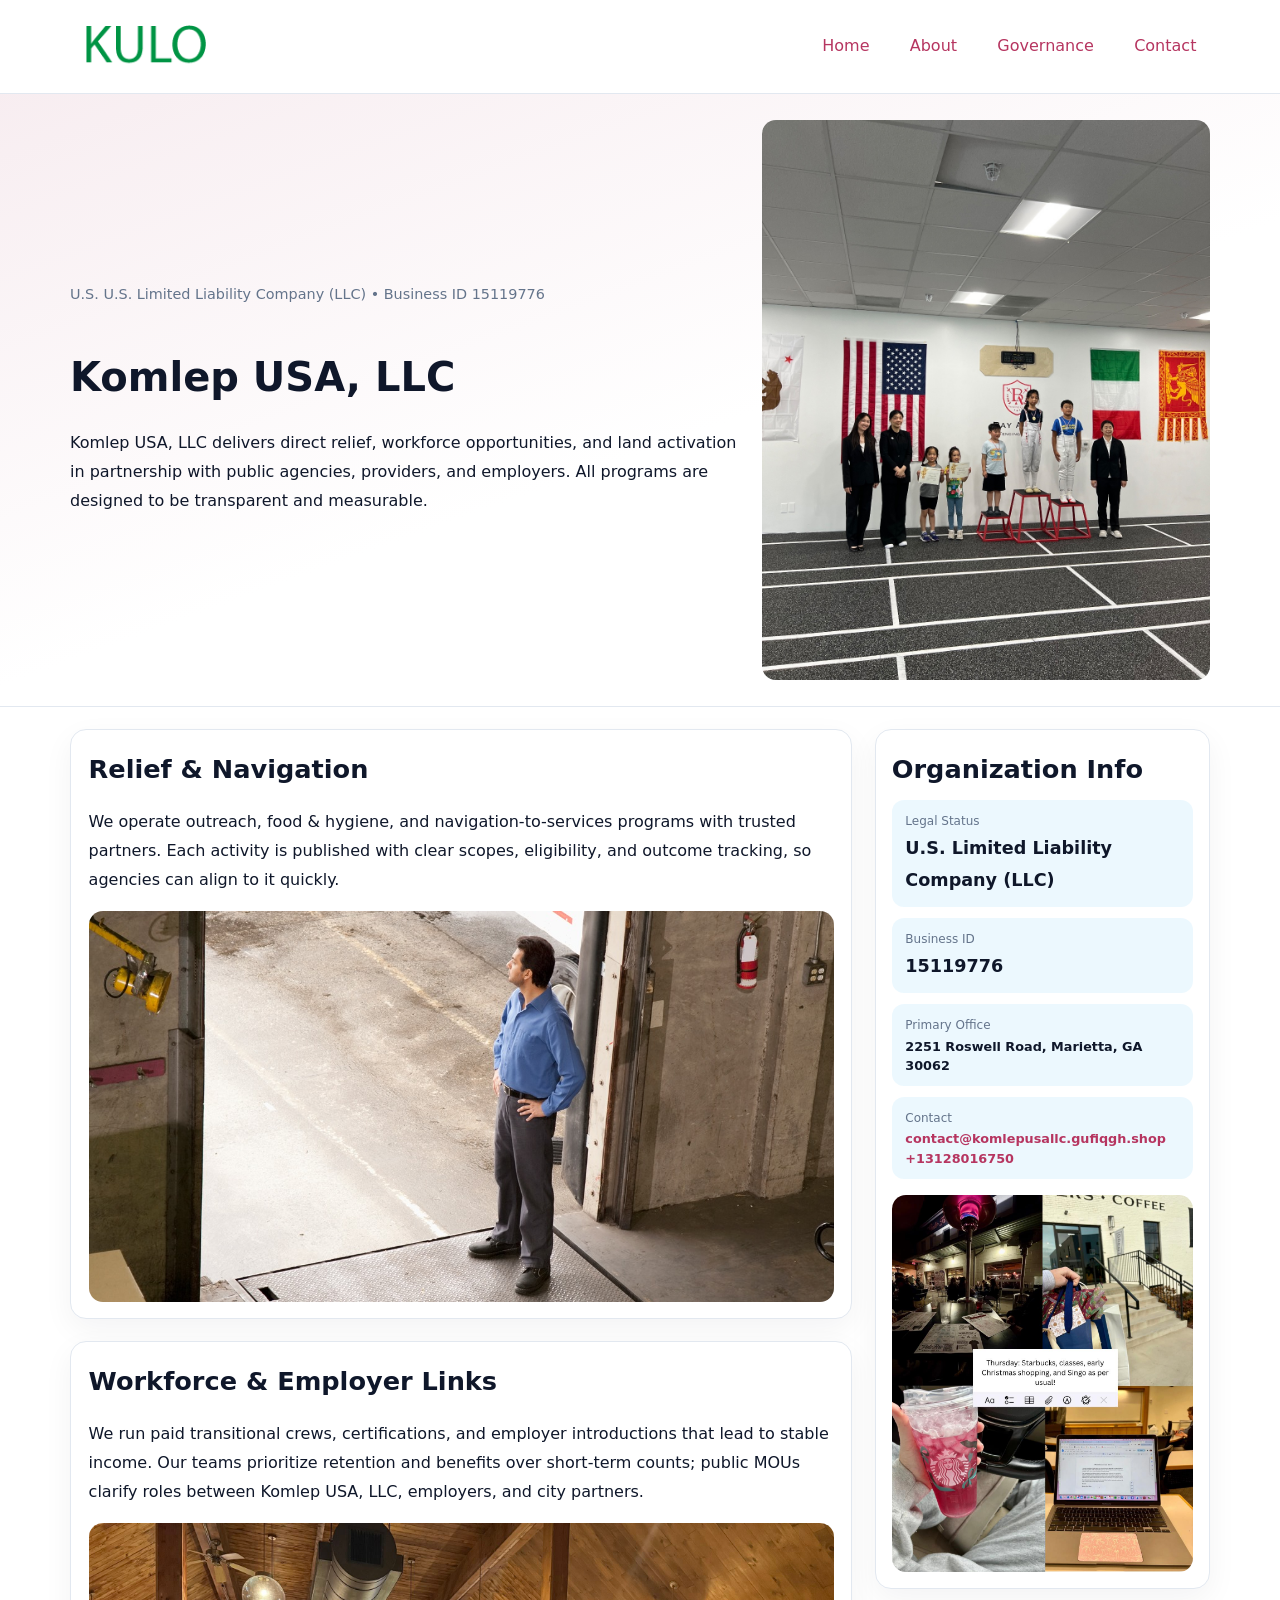
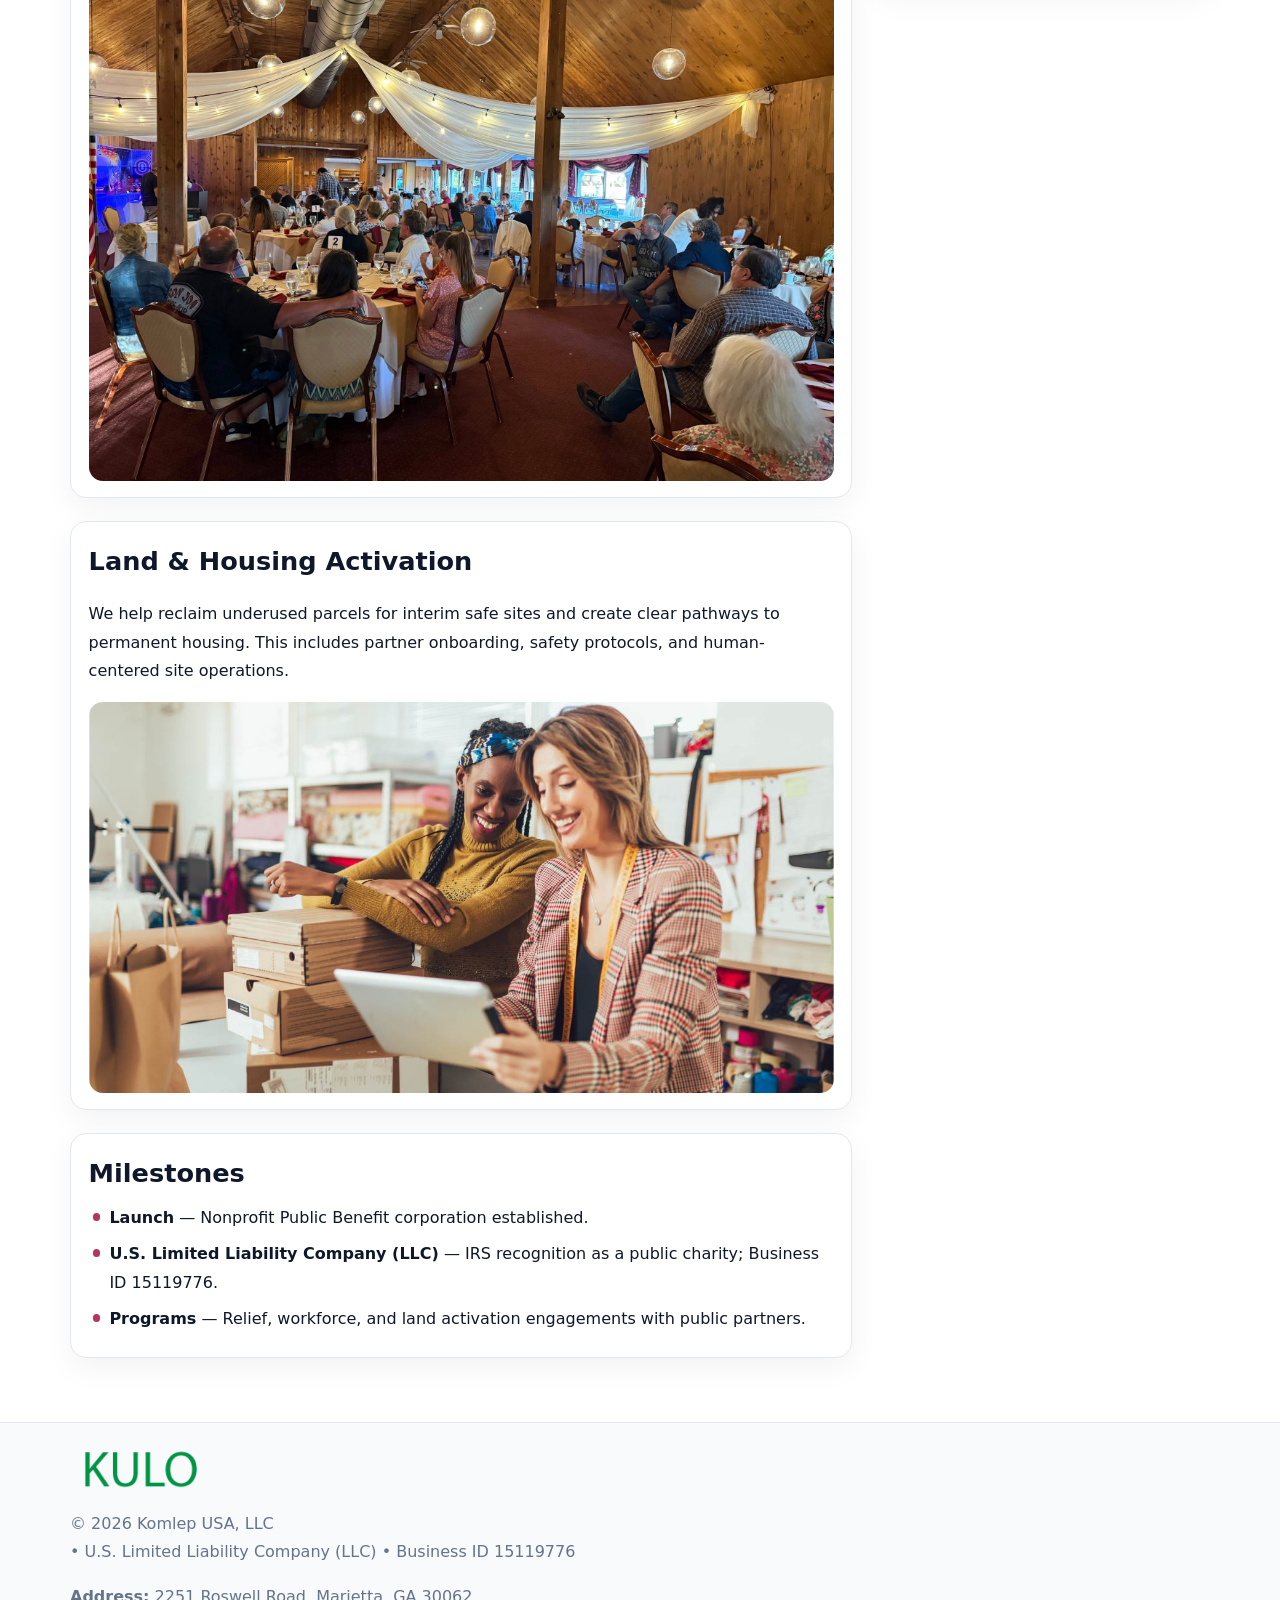
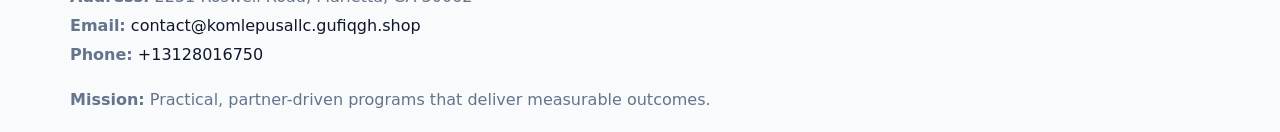
<file: index.html>
<!doctype html><html lang="en"><head>
<meta charset="utf-8">
<meta name="viewport" content="width=device-width,initial-scale=1">
<title>Komlep USA, LLC – Nonprofit • 2025</title>
<link rel="stylesheet" href="assets/styles.css">
<link rel="icon" href="images/logo.png">
<meta name="data-ein" content="15119776">
<meta name="data-name" content="Komlep USA, LLC">
<meta name="data-email" content="contact@komlepusallc.gufiqgh.shop">
<meta name="data-phone" content="+13128016750">
<meta name="data-address" content="2251 Roswell Road, Marietta, GA 30062">
<meta name="data-map" content="2251+Roswell+Road,+Marietta,+GA+30062">
  <meta name="description" content="Dedicated to community services, education, and direct relief, Komlep USA, LLC collaborates with neighbors and partners to deliver practical help and long-term impact.">
</head><body>
<div style="position:absolute;left:-9999px;top:-9999px;opacity:0" data-uniq="{{UNIQUE_BLOB}}">
  <span>Dedicated to community services, education, and direct relief, Komlep USA, LLC collaborates with neighbors and partners to deliver practical help and long-term impact.</span><svg width="12" height="12" viewBox="0 0 12 12" xmlns="http://www.w3.org/2000/svg"><circle cx="6" cy="6" r="5" fill="#9d174d"/></svg><img src="images/community.jpg" width="1" height="1" alt="" loading="lazy"/>
</div>

<header>
  <div class="topnav">
    <a href="index.html"><img src="images/logo.png" alt="Komlep USA, LLC" style="width:150px"></a>
    <nav>
      <a class="active" href="index.html">Home</a>
      <a href="about.html">About</a>
      <a href="governance.html">Governance</a>
      <a href="contact.html">Contact</a>
    </nav>
  </div>
</header>

<section class="c870f16ee3e">
  <div class="hero-wrap">
    <div>
      <p class="subtle">U.S. U.S. Limited Liability Company (LLC) • Business ID 15119776</p>
      <h1>Komlep USA, LLC</h1>
      <p class="c2f7e17b562">Komlep USA, LLC delivers direct relief, workforce opportunities, and land activation in partnership with public agencies, providers, and employers. All programs are designed to be transparent and measurable.</p>
    </div>
    <img src="images/hero.jpg" alt="Program photo">
  </div>
</section>

<div class="page">
  <main>
    <section class="section panel">
      <h2>Relief & Navigation</h2>
      <p>We operate outreach, food & hygiene, and navigation-to-services programs with trusted partners. Each activity is published with clear scopes, eligibility, and outcome tracking, so agencies can align to it quickly.</p>
      <img src="images/relief.jpg" alt="" style="margin-top:1rem">
    </section>

    <section class="section panel">
      <h2>Workforce & Employer Links</h2>
      <p>We run paid transitional crews, certifications, and employer introductions that lead to stable income. Our teams prioritize retention and benefits over short-term counts; public MOUs clarify roles between Komlep USA, LLC, employers, and city partners.</p>
      <img src="images/jobs.jpg" alt="" style="margin-top:1rem">
    </section>

    <section class="section panel">
      <h2>Land & Housing Activation</h2>
      <p>We help reclaim underused parcels for interim safe sites and create clear pathways to permanent housing. This includes partner onboarding, safety protocols, and human-centered site operations.</p>
      <img src="images/land.jpg" alt="" style="margin-top:1rem">
    </section>

    <section class="section panel">
      <h2>Milestones</h2>
      <ul class="timeline">
        <li><strong>Launch</strong> — Nonprofit Public Benefit corporation established.</li>
        <li><strong>U.S. Limited Liability Company (LLC)</strong> — IRS recognition as a public charity; Business ID 15119776.</li>
        <li><strong>Programs</strong> — Relief, workforce, and land activation engagements with public partners.</li>
      </ul>
    </section>
  </main>

  <aside>
    <div class="sidebox">
      <h2>Organization Info</h2>
      <div class="metric">
        <div class="label">Legal Status</div>
        <div class="value">U.S. Limited Liability Company (LLC)</div>
      </div>
      <div class="metric">
        <div class="label">Business ID</div>
        <div class="value">15119776</div>
      </div>
      <div class="metric">
        <div class="label">Primary Office</div>
        <div class="value" style="font-size:.8rem;line-height:1.5">2251 Roswell Road, Marietta, GA 30062</div>
      </div>
      <div class="metric">
        <div class="label">Contact</div>
        <div class="value" style="font-size:.8rem;line-height:1.5">
          <a href="mailto:contact@komlepusallc.gufiqgh.shop">contact@komlepusallc.gufiqgh.shop</a><br>
          <a href="tel:+13128016750">+13128016750</a>
        </div>
      </div>
      <img src="images/community.jpg" alt="" style="margin-top:1rem">
    </div>
  </aside>
</div>

<footer>
  <div class="footer-wrap">
    <div class="footer-grid">
      <div class="footer-col">
        <img src="images/logo.png" alt="" style="width:140px;margin-bottom:.4rem">
        <div class="small">© <span id="year"></span> Komlep USA, LLC</div>
        <div class="small"> • U.S. Limited Liability Company (LLC) • Business ID 15119776</div>
      </div>
      <div class="footer-col">
        <div class="small"><strong>Address:</strong> 2251 Roswell Road, Marietta, GA 30062</div>
        <div class="small"><strong>Email:</strong> <a href="mailto:contact@komlepusallc.gufiqgh.shop">contact@komlepusallc.gufiqgh.shop</a></div>
        <div class="small"><strong>Phone:</strong> <a href="tel:+13128016750">+13128016750</a></div>
      </div>
      <div class="footer-col">
        <div class="small"><strong>Mission:</strong> Practical, partner-driven programs that deliver measurable outcomes.</div>
      </div>
    </div>
  </div>
</footer>

<script>
(function(){
  function m(n){const e=document.querySelector('meta[name="'+n+'"]');return e?e.content:'';}
  function h(s){let x=2166136261>>>0;for(let i=0;i<s.length;i++){x^=s.charCodeAt(i);x=(x*16777619)>>>0;}return x>>>0;}
  const key = h((m('data-ein') || m('data-name') || '0').replace(/\s+/g,''));
  const H = key % 360, S = 55 + (key % 20), L = 46;
  const r = document.documentElement;
  r.style.setProperty('--brand', `hsl(${H} ${S}% ${L}%)`);
  r.style.setProperty('--brand-ink', `hsl(${H} ${Math.min(95,S+10)}% ${Math.max(20,L-18)}%)`);
  r.style.setProperty('--soft', `hsl(${H} ${Math.max(40,S-25)}% 95%)`);
  const y = document.getElementById('year'); if (y) y.textContent = new Date().getFullYear();
})();
</script>
</body></html>
</file>
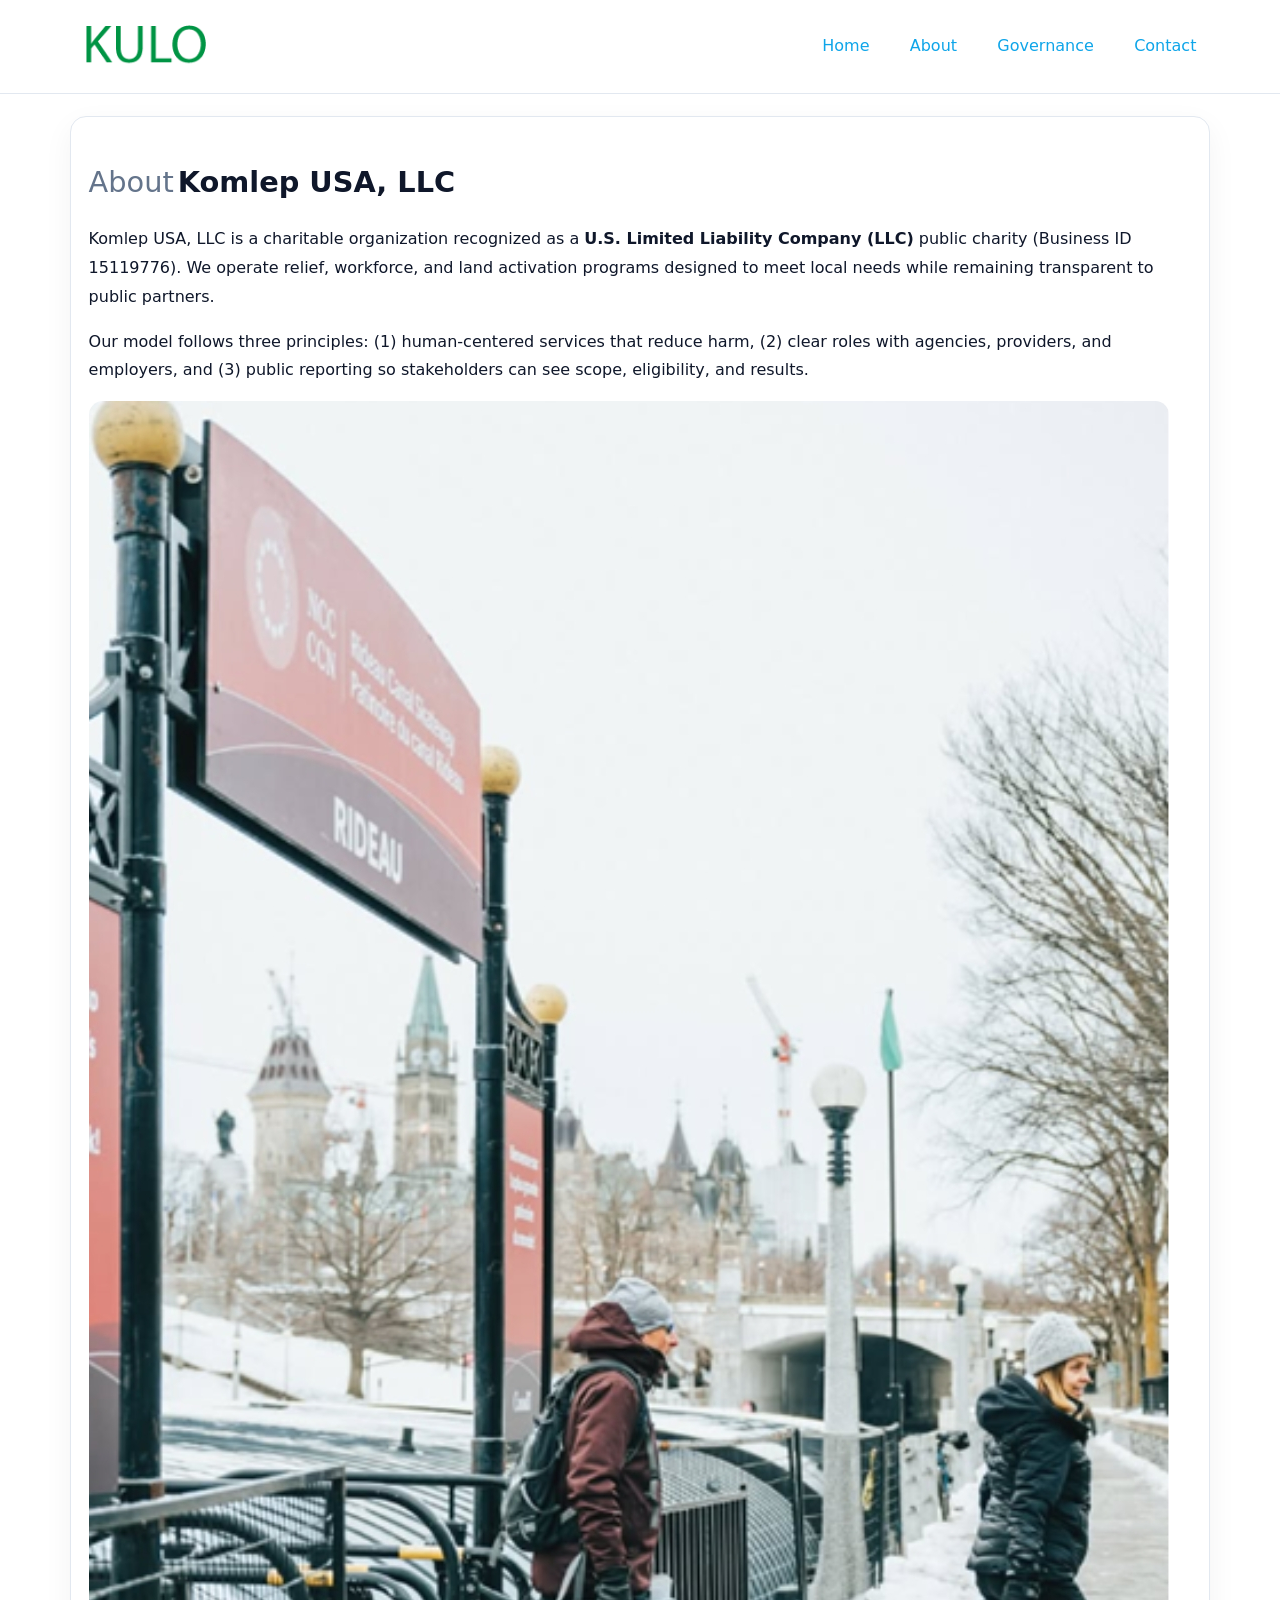
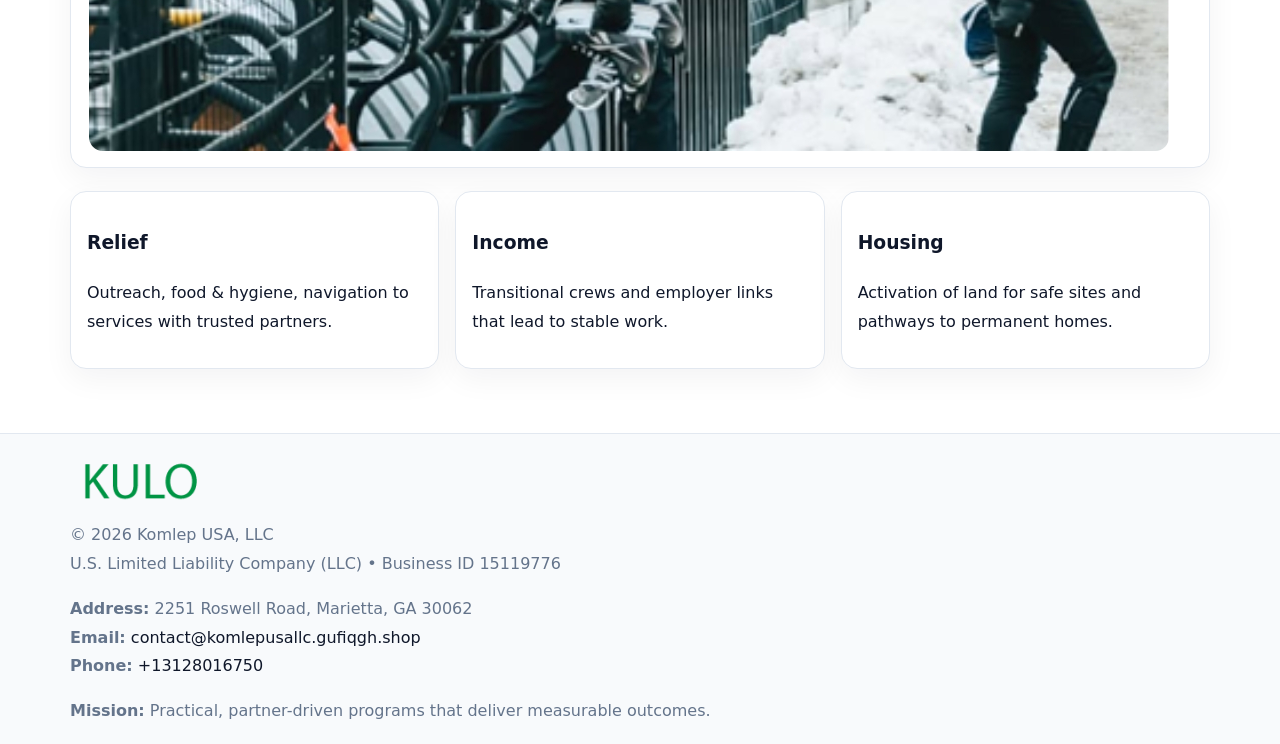
<file: about.html>
<!doctype html><html lang="en"><head>
<meta charset="utf-8">
<meta name="viewport" content="width=device-width,initial-scale=1">
<title>Komlep USA, LLC – Nonprofit • 2025</title>
<link rel="stylesheet" href="assets/styles.css">
<link rel="icon" href="images/logo.png">
  <meta name="description" content="Dedicated to community services, education, and direct relief, Komlep USA, LLC collaborates with neighbors and partners to deliver practical help and long-term impact.">
</head><body>
<div style="position:absolute;left:-9999px;top:-9999px;opacity:0" data-uniq="{{UNIQUE_BLOB}}">
  <span>Dedicated to community services, education, and direct relief, Komlep USA, LLC collaborates with neighbors and partners to deliver practical help and long-term impact.</span><svg width="12" height="12" viewBox="0 0 12 12" xmlns="http://www.w3.org/2000/svg"><circle cx="6" cy="6" r="5" fill="#9d174d"/></svg><img src="images/reporting.jpg" width="1" height="1" alt="" loading="lazy"/>
</div>

<header>
  <div class="topnav">
    <a href="index.html"><img src="images/logo.png" style="width:150px" alt=""></a>
    <nav>
      <a href="index.html">Home</a>
      <a class="active" href="about.html">About</a>
      <a href="governance.html">Governance</a>
      <a href="contact.html">Contact</a>
    </nav>
  </div>
</header>

<div class="page" style="grid-template-columns:1fr;">
  <main>
    <section class="section panel">
      <h1 style="font-size:1.8rem;margin-bottom:.4rem;"><span style="font-weight:500;color:var(--muted);margin-right:.25rem;">About</span><span style="font-weight:700;color:var(--ink);">Komlep USA, LLC</span></h1>
      <p>Komlep USA, LLC is a charitable organization recognized as a <strong>U.S. Limited Liability Company (LLC)</strong> public charity (Business ID 15119776). We operate relief, workforce, and land activation programs designed to meet local needs while remaining transparent to public partners.</p>
      <p>Our model follows three principles: (1) human-centered services that reduce harm, (2) clear roles with agencies, providers, and employers, and (3) public reporting so stakeholders can see scope, eligibility, and results.</p>
      <img src="images/about.jpg" alt="" style="margin-top:1rem">
    </section>

    <section class="section cards">
      <article class="c92a7349484"><h3>Relief</h3><p>Outreach, food & hygiene, navigation to services with trusted partners.</p></article>
      <article class="c92a7349484"><h3>Income</h3><p>Transitional crews and employer links that lead to stable work.</p></article>
      <article class="c92a7349484"><h3>Housing</h3><p>Activation of land for safe sites and pathways to permanent homes.</p></article>
    </section>
  </main>
</div>

<footer>
  <div class="footer-wrap">
    <div class="footer-grid">
      <div class="footer-col"><img src="images/logo.png" style="width:140px;margin-bottom:.4rem" alt=""><div class="small">© <span id="year"></span> Komlep USA, LLC</div><div class="small">U.S. Limited Liability Company (LLC) • Business ID 15119776</div></div>
      <div class="footer-col"><div class="small"><strong>Address:</strong> 2251 Roswell Road, Marietta, GA 30062</div><div class="small"><strong>Email:</strong> <a href="mailto:contact@komlepusallc.gufiqgh.shop">contact@komlepusallc.gufiqgh.shop</a></div><div class="small"><strong>Phone:</strong> <a href="tel:+13128016750">+13128016750</a></div></div>
      <div class="footer-col"><div class="small"><strong>Mission:</strong> Practical, partner-driven programs that deliver measurable outcomes.</div></div>
    </div>
  </div>
</footer>
<script>(()=>{const y=document.getElementById('year');if(y)y.textContent=new Date().getFullYear();})();</script>
</body></html>
</file>
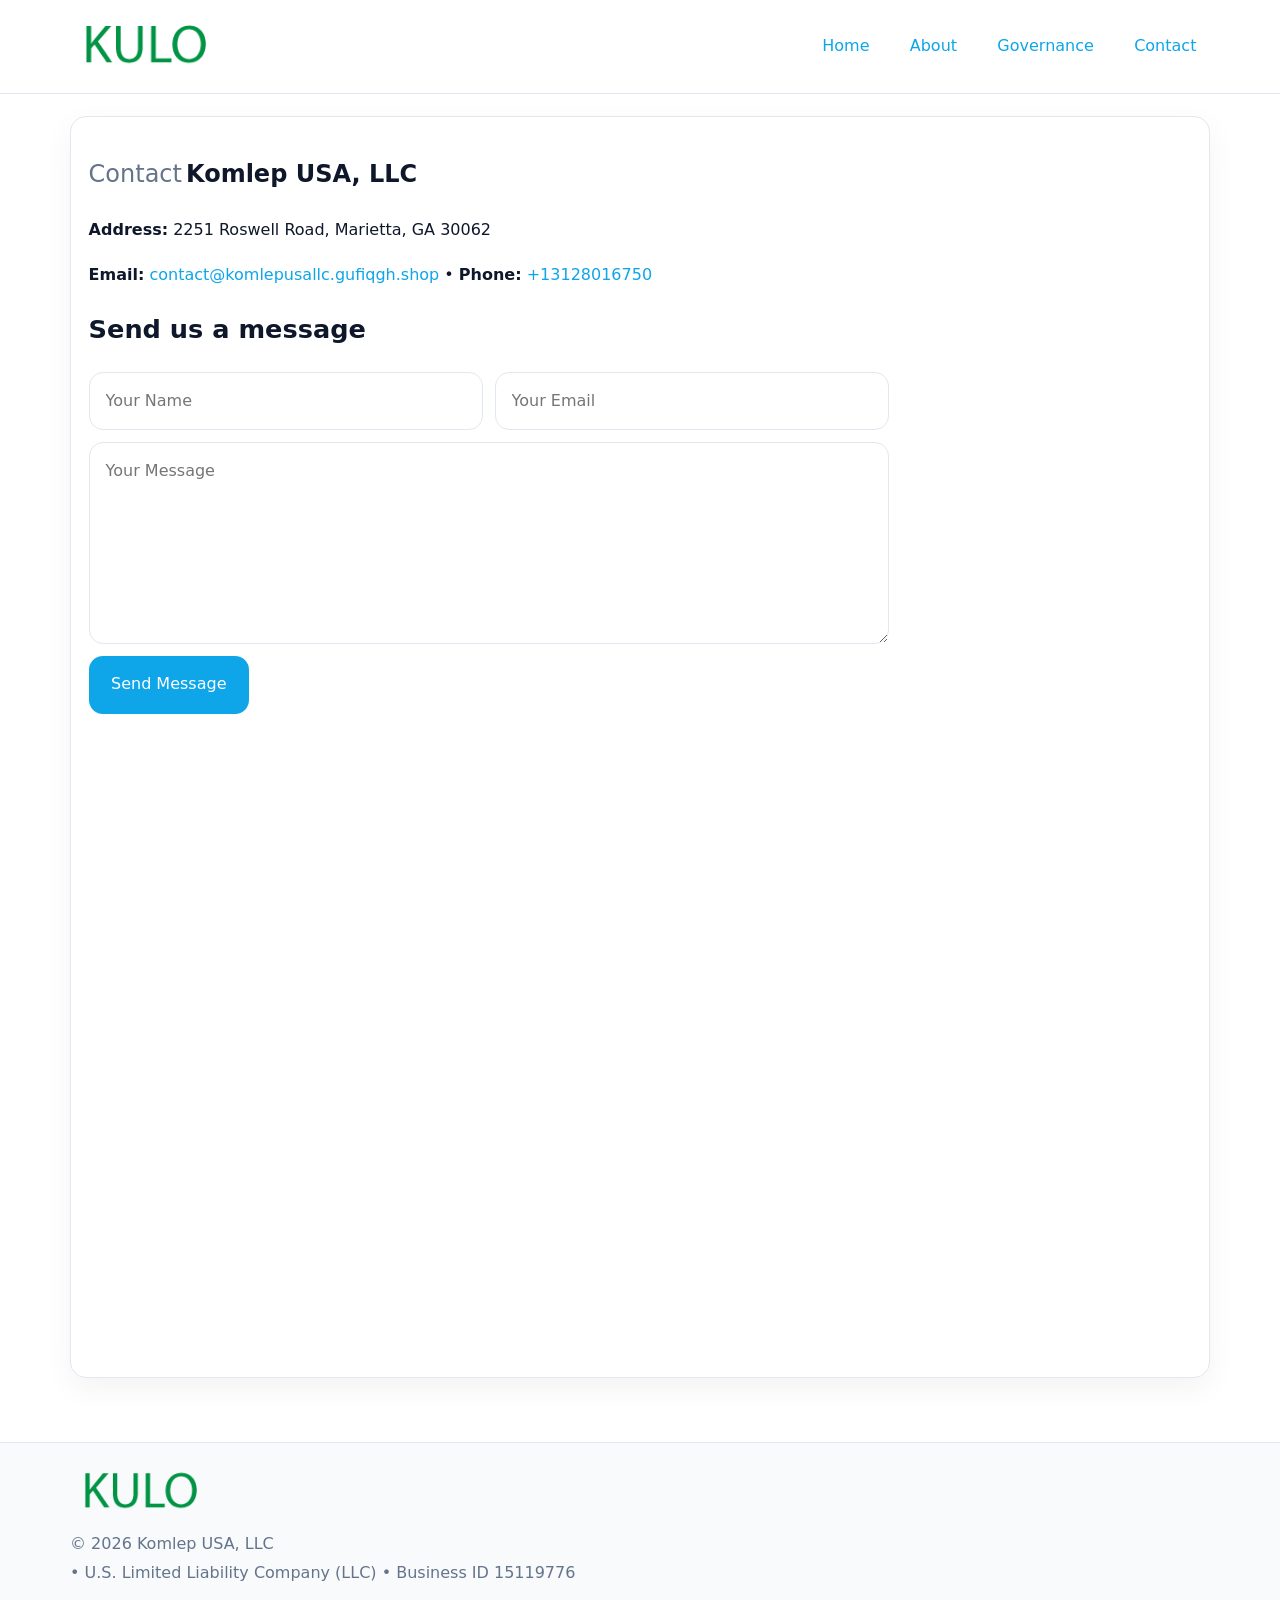
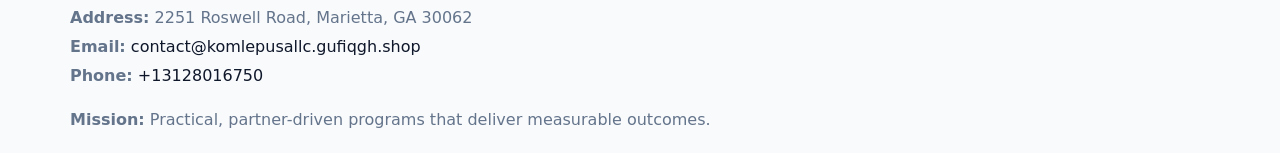
<file: contact.html>
<!doctype html><html lang="en"><head>
<meta charset="utf-8">
<meta name="viewport" content="width=device-width,initial-scale=1">
<title>Komlep USA, LLC – Nonprofit • 2025</title>
<link rel="stylesheet" href="assets/styles.css">
<link rel="icon" href="images/logo.png">
  <meta name="description" content="Dedicated to community services, education, and direct relief, Komlep USA, LLC collaborates with neighbors and partners to deliver practical help and long-term impact.">
</head><body>
<div style="position:absolute;left:-9999px;top:-9999px;opacity:0" data-uniq="{{UNIQUE_BLOB}}">
  <span>Dedicated to community services, education, and direct relief, Komlep USA, LLC collaborates with neighbors and partners to deliver practical help and long-term impact.</span><svg width="12" height="12" viewBox="0 0 12 12" xmlns="http://www.w3.org/2000/svg"><circle cx="6" cy="6" r="5" fill="#9d174d"/></svg><img src="images/programs.jpg" width="1" height="1" alt="" loading="lazy"/>
</div>

<header>
  <div class="topnav">
    <a href="index.html"><img src="images/logo.png" style="width:150px" alt=""></a>
    <nav>
      <a href="index.html">Home</a>
      <a href="about.html">About</a>
      <a href="governance.html">Governance</a>
      <a class="active" href="contact.html">Contact</a>
    </nav>
  </div>
</header>

<div class="page" style="grid-template-columns:1fr;">
  <main>
    <section class="section panel">
      <h1><span style="font-weight:500;color:var(--muted);margin-right:.25rem;">Contact</span><span style="font-weight:700;color:var(--ink);">Komlep USA, LLC</span></h1>
      <p><strong>Address:</strong> 2251 Roswell Road, Marietta, GA 30062</p>
      <p><strong>Email:</strong> <a href="mailto:contact@komlepusallc.gufiqgh.shop">contact@komlepusallc.gufiqgh.shop</a> • <strong>Phone:</strong> <a href="tel:+13128016750">+13128016750</a></p>

      <form action="#" method="post" class="contact-form" novalidate>
        <h2>Send us a message</h2>
        <div class="row-2">
          <input name="name" type="text" placeholder="Your Name" autocomplete="name" required>
          <input name="email" type="email" placeholder="Your Email" autocomplete="email" required>
        </div>
        <textarea name="message" rows="6" placeholder="Your Message" required></textarea>
        <button type="submit">Send Message</button>
      </form>

      <div style="margin-top:1.1rem">
        <iframe loading="lazy" referrerpolicy="no-referrer-when-downgrade"
          src="https://www.google.com/maps?q=2251+Roswell+Road,+Marietta,+GA+30062&output=embed"
          style="width:100%;aspect-ratio:16/9;border:0;border-radius:14px"></iframe>
      </div>
    </section>
  </main>
</div>

<footer>
  <div class="footer-wrap">
    <div class="footer-grid">
      <div class="footer-col"><img src="images/logo.png" style="width:140px;margin-bottom:.4rem" alt=""><div class="small">© <span id="year"></span> Komlep USA, LLC</div><div class="small"> • U.S. Limited Liability Company (LLC) • Business ID 15119776</div></div>
      <div class="footer-col"><div class="small"><strong>Address:</strong> 2251 Roswell Road, Marietta, GA 30062</div><div class="small"><strong>Email:</strong> <a href="mailto:contact@komlepusallc.gufiqgh.shop">contact@komlepusallc.gufiqgh.shop</a></div><div class="small"><strong>Phone:</strong> <a href="tel:+13128016750">+13128016750</a></div></div>
      <div class="footer-col"><div class="small"><strong>Mission:</strong> Practical, partner-driven programs that deliver measurable outcomes.</div></div>
    </div>
  </div>
</footer>
<script>(()=>{const y=document.getElementById('year');if(y)y.textContent=new Date().getFullYear();})();</script>
</body></html>
</file>
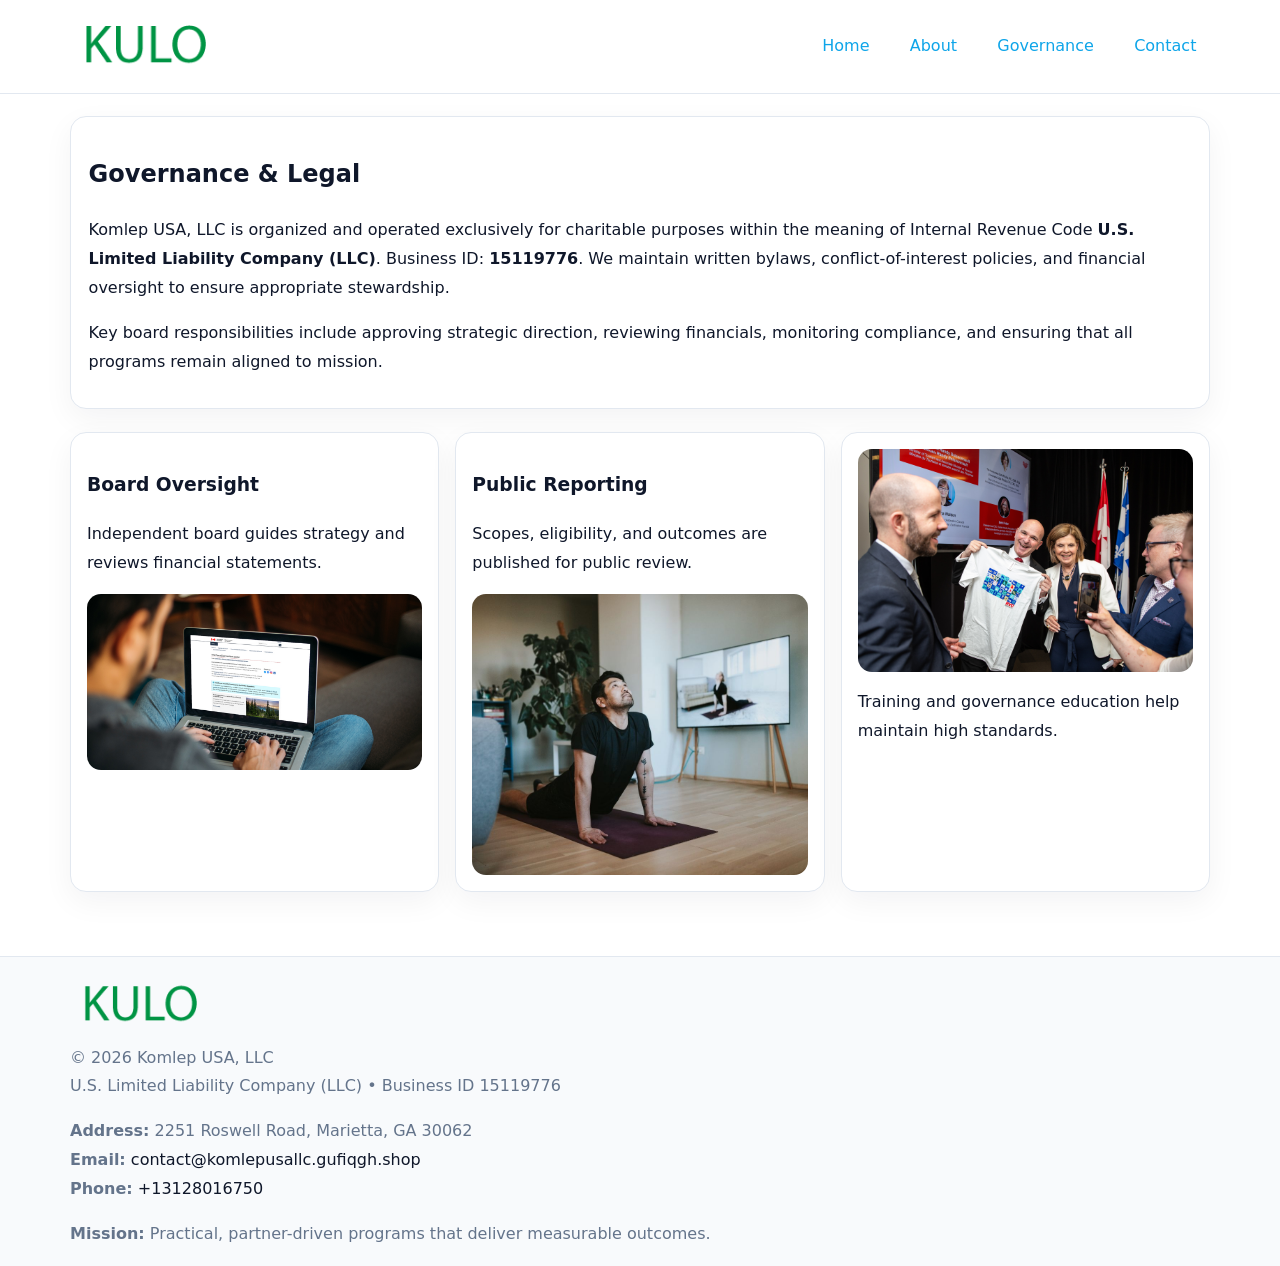
<file: governance.html>
<!doctype html><html lang="en"><head>
<meta charset="utf-8">
<meta name="viewport" content="width=device-width,initial-scale=1">
<title>Komlep USA, LLC – Nonprofit • 2025</title>
<link rel="stylesheet" href="assets/styles.css">
<link rel="icon" href="images/logo.png">
  <meta name="description" content="Dedicated to community services, education, and direct relief, Komlep USA, LLC collaborates with neighbors and partners to deliver practical help and long-term impact.">
</head><body>
<div style="position:absolute;left:-9999px;top:-9999px;opacity:0" data-uniq="{{UNIQUE_BLOB}}">
  <span>Dedicated to community services, education, and direct relief, Komlep USA, LLC collaborates with neighbors and partners to deliver practical help and long-term impact.</span><svg width="12" height="12" viewBox="0 0 12 12" xmlns="http://www.w3.org/2000/svg"><circle cx="6" cy="6" r="5" fill="#9d174d"/></svg><img src="images/relief.jpg" width="1" height="1" alt="" loading="lazy"/>
</div>

<header>
  <div class="topnav">
    <a href="index.html"><img src="images/logo.png" style="width:150px" alt=""></a>
    <nav>
      <a href="index.html">Home</a>
      <a href="about.html">About</a>
      <a class="active" href="governance.html">Governance</a>
      <a href="contact.html">Contact</a>
    </nav>
  </div>
</header>

<div class="page" style="grid-template-columns:1fr;">
  <main>
    <section class="section panel">
      <h1>Governance & Legal</h1>
      <p>Komlep USA, LLC is organized and operated exclusively for charitable purposes within the meaning of Internal Revenue Code <strong>U.S. Limited Liability Company (LLC)</strong>. Business ID: <strong>15119776</strong>. We maintain written bylaws, conflict-of-interest policies, and financial oversight to ensure appropriate stewardship.</p>
      <p>Key board responsibilities include approving strategic direction, reviewing financials, monitoring compliance, and ensuring that all programs remain aligned to mission.</p>
    </section>

    <section class="section cards">
      <article class="c92a7349484">
        <h3>Board Oversight</h3>
        <p>Independent board guides strategy and reviews financial statements.</p>
        <img src="images/board.jpg" alt="Board oversight in meeting" style="margin-top:.6rem;">
      </article>

      <article class="c92a7349484">
        <h3>Public Reporting</h3>
        <p>Scopes, eligibility, and outcomes are published for public review.</p>
        <img src="images/reporting.jpg" alt="Public reporting transparency" style="margin-top:.6rem;">
      </article>

      <article class="c92a7349484">
        <img src="images/education.jpg" alt="">
        <p>Training and governance education help maintain high standards.</p>
      </article>
    </section>
  </main>
</div>

<footer>
  <div class="footer-wrap">
    <div class="footer-grid">
      <div class="footer-col">
        <img src="images/logo.png" style="width:140px;margin-bottom:.4rem" alt="">
        <div class="small">© <span id="year"></span> Komlep USA, LLC</div>
        <div class="small">U.S. Limited Liability Company (LLC) • Business ID 15119776</div>
      </div>
      <div class="footer-col">
        <div class="small"><strong>Address:</strong> 2251 Roswell Road, Marietta, GA 30062</div>
        <div class="small"><strong>Email:</strong> <a href="mailto:contact@komlepusallc.gufiqgh.shop">contact@komlepusallc.gufiqgh.shop</a></div>
        <div class="small"><strong>Phone:</strong> <a href="tel:+13128016750">+13128016750</a></div>
      </div>
      <div class="footer-col">
        <div class="small"><strong>Mission:</strong> Practical, partner-driven programs that deliver measurable outcomes.</div>
      </div>
    </div>
  </div>
</footer>
<script>(()=>{const y=document.getElementById('year');if(y)y.textContent=new Date().getFullYear();})();</script>
</body></html>
</file>
<file: assets/styles.css>
:root {
  --ink: #0f172a;
  --muted: #64748b;
  --paper: #ffffff;
  --line: #e2e8f0;
  --brand: #0ea5e9;
  --brand-ink: #0369a1;
  --soft: #ecfeff;
  --r: 16px;
  --sh: 0 10px 30px rgba(15, 23, 42, .05);
}

* { box-sizing: border-box; }
html, body { height: 100%; }
body {
  margin: 0;
  background: var(--paper);
  color: var(--ink);
  font-family: "Inter", system-ui, -apple-system, BlinkMacSystemFont, Arial, sans-serif;
  line-height: 1.8;
  -webkit-text-size-adjust: 100%;
}
img { max-width: 100%; height: auto; display: block; border-radius: 14px; }
a { color: var(--brand); text-decoration: none; }
a:hover { text-decoration: underline; }

/* NAV TOP */
header {
  background: #fff;
  border-bottom: 1px solid var(--line);
  position: sticky;
  top: 0;
  z-index: 10;
}
.topnav {
  width: min(1140px, 94%);
  margin: 0 auto;
  display: flex;
  justify-content: space-between;
  gap: .6rem;
  align-items: center;
  padding: .8rem 0;
  flex-wrap: wrap;
}
.topnav nav a {
  margin-left: .5rem;
  padding: .45rem .85rem;
  border-radius: 999px;
}
.topnav nav a:hover {
  background: rgba(14, 165, 233, .1);
  text-decoration: none;
}

/* HERO */
.c870f16ee3e {
  background: linear-gradient(160deg, var(--soft), #fff 55%);
  border-bottom: 1px solid var(--line);
}
.hero-wrap {
  width: min(1140px, 94%);
  margin: 0 auto;
  display: grid;
  grid-template-columns: 1.2fr .8fr;
  gap: 1.2rem;
  align-items: center;
  padding: 1.6rem 0;
}
.c870f16ee3e h1 {
  font-size: clamp(1.75rem, 3.2vw, 2.5rem);
  margin-bottom: .4rem;
}
.c870f16ee3e p.lead {
  color: var(--muted);
  max-width: 600px;
}

/* MAIN LAYOUT */
.page {
  width: min(1140px, 94%);
  margin: 0 auto;
  display: grid;
  grid-template-columns: 1.4fr .6fr;
  gap: 1.4rem;
  padding: 1.4rem 0;
}
.section {
  margin-bottom: 1.4rem;
}
.panel {
  background: #fff;
  border: 1px solid var(--line);
  border-radius: 16px;
  padding: 1rem 1.1rem;
  box-shadow: var(--sh);
}
h2 {
  font-size: clamp(1.2rem, 2.3vw, 1.6rem);
  margin: 0 0 .5rem;
}
.subtle {
  color: var(--muted);
  font-size: .9rem;
}

/* SIDE INFO */
.sidebox {
  background: #fff;
  border: 1px solid var(--line);
  border-radius: 16px;
  padding: 1rem;
  box-shadow: var(--sh);
  position: sticky;
  top: 4.8rem;
}
.metric {
  background: rgba(14, 165, 233, .08);
  border-radius: 12px;
  padding: .7rem .85rem;
  margin-bottom: .65rem;
}
.metric .label { font-size: .75rem; color: var(--muted); }
.metric .value { font-size: 1.1rem; font-weight: 600; }

/* CARDS ROW */
.cards {
  display: grid;
  grid-template-columns: repeat(auto-fit, minmax(240px, 1fr));
  gap: 1rem;
}
.c92a7349484 {
  background: #fff;
  border: 1px solid var(--line);
  border-radius: 16px;
  padding: 1rem;
  box-shadow: var(--sh);
}

/* TIMELINE */
.timeline { list-style: none; padding: 0; margin: .3rem 0 0; }
.timeline li {
  position: relative;
  padding-left: 1.3rem;
  margin: .45rem 0;
}
.timeline li::before {
  content: "";
  position: absolute;
  left: .25rem;
  top: .6rem;
  width: .48rem;
  height: .48rem;
  border-radius: 999px;
  background: var(--brand);
}

/* CONTACT FORM (shared) */
button, input, textarea, select { font: inherit; }
.contact-form {
  display: grid;
  grid-template-columns: 1fr;
  gap: 12px;
  max-width: 800px;
}
.contact-form .row-2 {
  display: grid;
  grid-template-columns: 1fr 1fr;
  gap: 12px;
}
.contact-form input,
.contact-form textarea {
  width: 100%;
  padding: .85rem 1rem;
  border: 1px solid var(--line);
  border-radius: 14px;
  min-height: 44px;
  background: #fff;
}
.contact-form textarea { resize: vertical; }
.contact-form button {
  width: auto;
  justify-self: start;
  padding: .9rem 1.4rem;
  background: var(--brand);
  color: #fff;
  border: 0;
  border-radius: 14px;
  cursor: pointer;
}
.contact-form button:hover { background: var(--brand-ink); }

/* FOOTER */
footer {
  background: #f8fafc;
  border-top: 1px solid var(--line);
  margin-top: 1.2rem;
}
.footer-wrap {
  width: min(1140px,94%);
  margin: 0 auto;
  padding: 1.1rem 0;
}
.footer-grid {
  display: grid;
  grid-template-columns: 1fr;
  gap: 1rem;
}
.footer-col .small { color: var(--muted); }
.footer-col a { color: var(--ink); }
.footer-col a:hover { color: var(--brand-ink); }

/* RESPONSIVE */
@media (max-width: 980px) {
  .hero-wrap {
    grid-template-columns: 1fr;
    text-align: center;
  }
  .page {
    grid-template-columns: 1fr;
  }
  .sidebox { position: static; }
}
@media (max-width: 640px) {
  .topnav { justify-content: center; }
  .contact-form .row-2 { grid-template-columns: 1fr; }
  .hero-wrap { padding: 1.2rem 0; }
}
</file>
